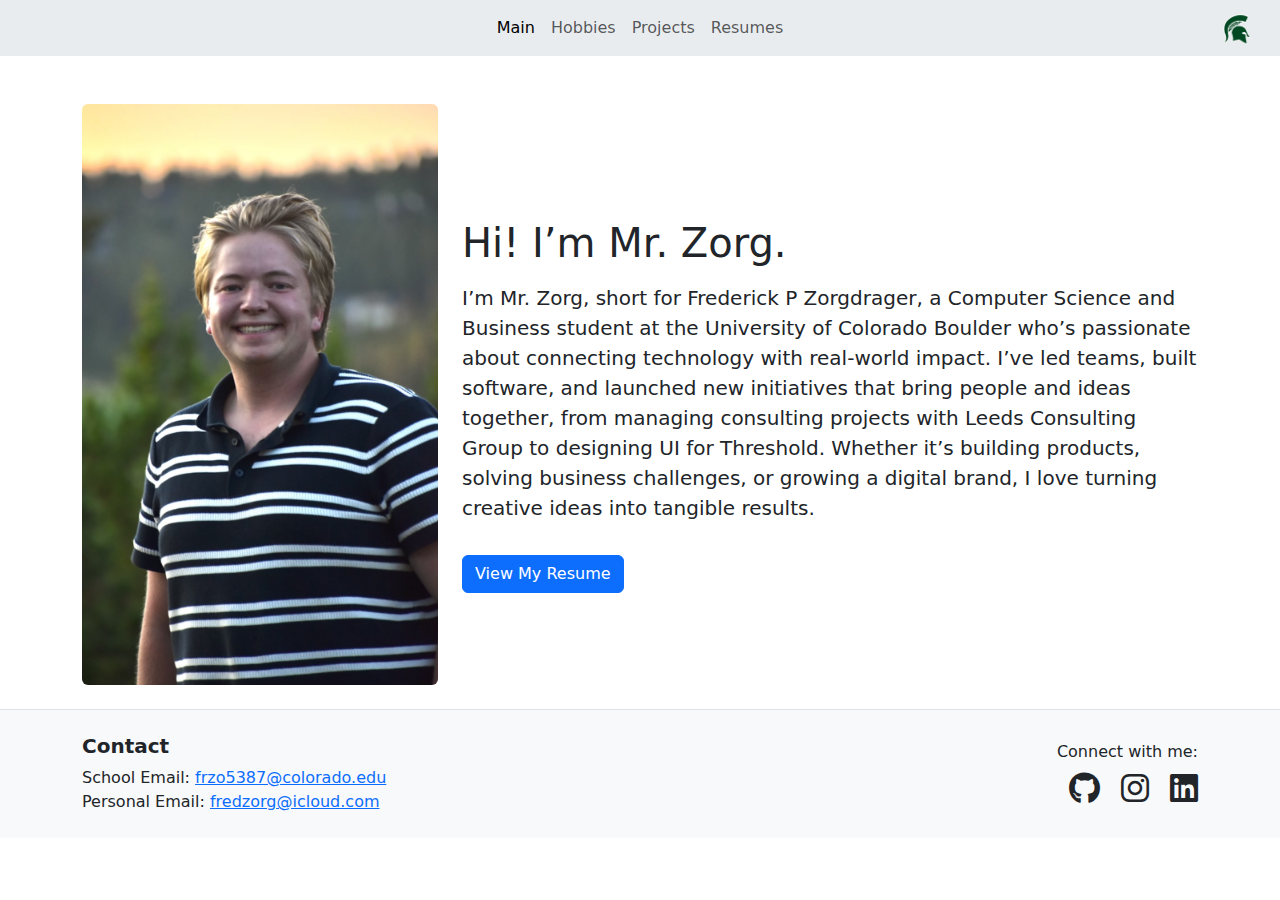
<file: index.html>
<!doctype html>
<html lang="en">
    <head>
        <meta charset="utf-8" />
        <meta name="viewport" content="width=device-width, initial-scale=1" />
        <title>Mr. Zorg</title>

        <link
            href="https://cdn.jsdelivr.net/npm/bootstrap@5.3.3/dist/css/bootstrap.min.css"
            rel="stylesheet"
            integrity="sha384-QWTKZyjpPEjISv5WaRU9OFeRpok6YctnYmDr5pNlyT2bRjXh0JMhjY6hW+ALEwIH"
            crossorigin="anonymous"
        />

        <link rel="stylesheet"
              href="https://cdnjs.cloudflare.com/ajax/libs/font-awesome/6.5.0/css/all.min.css">
    </head>

    <body>
        <nav class="navbar navbar-expand-lg bg-body-secondary">
            <div class="container-fluid">
                <button
                    class="navbar-toggler"
                    type="button"
                    data-bs-toggle="collapse"
                    data-bs-target="#navbarNav"
                    aria-controls="navbarNav"
                    aria-expanded="false"
                    aria-label="Toggle navigation"
                >
                    <span class="navbar-toggler-icon"></span>
                </button>
                <div
                    class="collapse navbar-collapse position-relative"
                    id="navbarNav"
                >
                    <div class="w-100 d-flex justify-content-center">
                    <ul class="navbar-nav">
                        <li class="nav-item">
                            <a
                                class="nav-link active"
                                aria-current="page"
                                href="index.html"
                                >Main</a
                            >
                        </li>
                        <li class="nav-item">
                            <a
                                class="nav-link"
                                aria-current="page"
                                href="views/hobbies.html"
                                >Hobbies</a>
                        </li>
                        <li>
                            <a
                                class="nav-link"
                                aria-current="page"
                                href="views/projects.html"
                                >Projects</a>
                        </li>
                        <li>
                            <a
                                class="nav-link"
                                aria-current="page"
                                href="views/resume.html"
                                >Resumes</a>
                        </li>
                    </ul>
                    <a class="navbar-brand ms-auto position-absolute end-0 top-50 translate-middle-y"href="index.html">
                        <img
                            src="resources/Images/SpartainsLogo.png"
                            alt="Logo"
                            width="30"
                            height="30"
                        />
                    </a>
                </div>
            </div>
        </nav>

        <div class="container mt-5">
            <div class="row align-items-center">
                <div class="col-md-4 mb-4 text-center">
                    <img src="resources/Images/FredMP.png" class="img-fluid rounded" alt="A photo of The Majestic Fred!">
                </div>
                    <div class="col-md-8 text-left">
                        <h1 class="mb-3">Hi! I’m Mr. Zorg.</h1>
                        <p class="lead">
                            I’m Mr. Zorg, short for Frederick P Zorgdrager, a Computer Science and Business student at the University of Colorado
                            Boulder who’s passionate about connecting technology with real-world impact. I’ve led teams,
                            built software, and launched new initiatives that bring people and ideas together, from
                            managing consulting projects with Leeds Consulting Group to designing UI for Threshold.
                            Whether it’s building products, solving business challenges, or growing a digital brand,
                            I love turning creative ideas into tangible results.
                        </p>
                        <a href="projects.html" class="btn btn-primary mt-3">View My Resume</a>
                </div>
            </div>
        </div>

        <footer class="bg-body-tertiary border-top py-4">
            <div class="container">
                <div class="row text-center text-md-start align-items-center">
                    <div class="col-md-6 mb-3 mb-md-0">
                        <h5 class="fw-bold mb-2">Contact</h5>
                        <p class="mb-0">School Email: <a href="mailto:frzo5387@colorado.edu">frzo5387@colorado.edu</a></p>
                        <p class="mb-0">Personal Email: <a href="mailto:fredzorg@icloud.com">fredzorg@icloud.com</a></p>
                    </div>

                    <div class="col-md-6 text-md-end">
                    <p class="mb-2">Connect with me:</p>
                    <a href="https://github.com/FredZorg" class="me-3 text-dark text-decoration-none">
                        <i class="fa-brands fa-github fa-2x"></i>
                    </a>
                    <a href="https://www.instagram.com/freggster/" class="me-3 text-dark text-decoration-none">
                        <i class="fa-brands fa-instagram fa-2x"></i>
                    </a>
                    <a href="https://www.linkedin.com/in/fred-zorgdrager/" class="text-dark text-decoration-none">
                        <i class="fa-brands fa-linkedin fa-2x"></i>
                    </a>
                    </div>
                </div>
            </div>
        </footer>

        <script
              src="https://cdn.jsdelivr.net/npm/bootstrap@5.3.3/dist/js/bootstrap.bundle.min.js"
              integrity="sha384-YvpcrYf0tY3lHB60NNkmXc5s9fDVZLESaAA55NDzOxhy9GkcIdslK1eN7N6jIeHz"
              crossorigin="anonymous"
        ></script>
    </body>
</html>
</file>
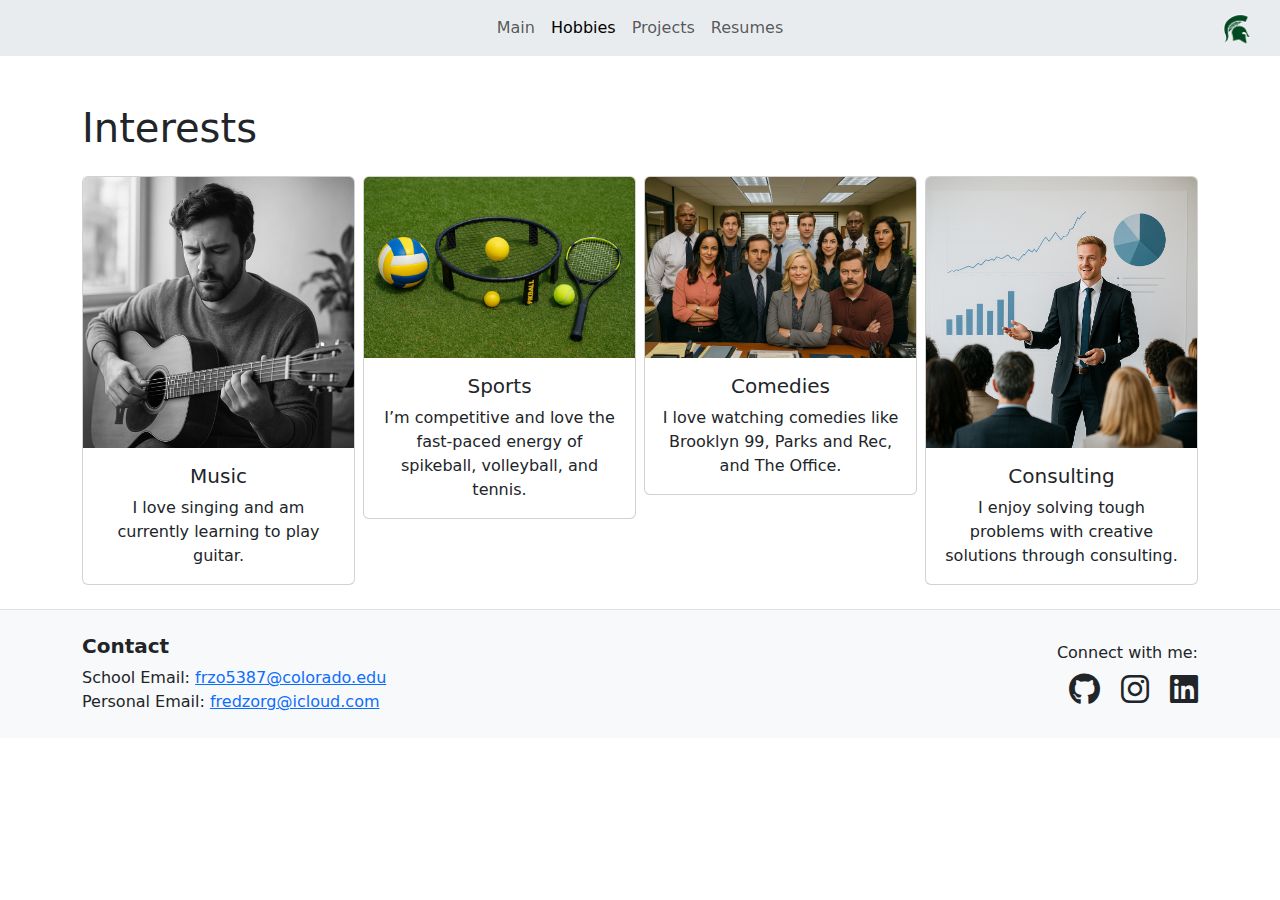
<file: views/hobbies.html>
<!doctype html>
<html lang="en">
  <head>
    <meta charset="utf-8" />
    <meta name="viewport" content="width=device-width, initial-scale=1" />
    <title>Hobbies</title>
    <link
      href="https://cdn.jsdelivr.net/npm/bootstrap@5.3.3/dist/css/bootstrap.min.css"
      rel="stylesheet"
      crossorigin="anonymous"
    />

    <link rel="stylesheet"
          href="https://cdnjs.cloudflare.com/ajax/libs/font-awesome/6.5.0/css/all.min.css">

  </head>
  <body>
      <body>
          <nav class="navbar navbar-expand-lg bg-body-secondary">
              <div class="container-fluid">
                  <button
                      class="navbar-toggler"
                      type="button"
                      data-bs-toggle="collapse"
                      data-bs-target="#navbarNav"
                      aria-controls="navbarNav"
                      aria-expanded="false"
                      aria-label="Toggle navigation"
                  >
                      <span class="navbar-toggler-icon"></span>
                  </button>
                  <div
                      class="collapse navbar-collapse position-relative"
                      id="navbarNav"
                  >
                      <div class="w-100 d-flex justify-content-center">
                      <ul class="navbar-nav">
                          <li class="nav-item">
                              <a
                                  class="nav-link"
                                  aria-current="page"
                                  href="../index.html"
                                  >Main</a
                              >
                          </li>
                          <li class="nav-item">
                              <a
                                  class="nav-link active"
                                  aria-current="page"
                                  href="hobbies.html"
                                  >Hobbies</a>
                          </li>
                          <li>
                              <a
                                  class="nav-link"
                                  aria-current="page"
                                  href="projects.html"
                                  >Projects</a>
                          </li>
                          <li>
                              <a
                                  class="nav-link"
                                  aria-current="page"
                                  href="resume.html"
                                  >Resumes</a>
                          </li>
                      </ul>
                      <a class="navbar-brand ms-auto position-absolute end-0 top-50 translate-middle-y"href="../index.html">
                          <img
                              src="../resources/Images/SpartainsLogo.png"
                              alt="Logo"
                              width="30"
                              height="30"=
                          />
                      </a>
                  </div>
              </div>
          </nav>

    <div class="container mt-5">
      <h1>Interests</h1>
    </div>

    <div class="container my-4">
        <div class="row row-cols-1 row-cols-md-4 g-2 text-center">
            <div class="col">
                <div class="card">
                    <img src="../resources/Images/music.png" class="card-img-top" alt="A man Playing Guitar">
                    <div class="card-body">
                    <h5 class="card-title">Music</h5>
                    <p class="card-text">I love singing and am currently learning to play guitar.</p>
                    </div>
                </div>
            </div>
            <div class="col">
                <div class="card">
                    <img src="../resources/Images/sports.png" class="card-img-top" alt="An image of tennis, spikeball, and volleyball.">
                    <div class="card-body">
                    <h5 class="card-title">Sports</h5>
                    <p class="card-text">I’m competitive and love the fast-paced energy of spikeball, volleyball, and tennis.</p>
                    </div>
                </div>
            </div>
            <div class="col">
                <div class="card">
                    <img src="../resources/Images/comedies.png" class="card-img-top" alt="An image that combines The Office, Brooklyn 99, and Parks and Rec.">
                    <div class="card-body">
                    <h5 class="card-title">Comedies</h5>
                    <p class="card-text">I love watching comedies like Brooklyn 99, Parks and Rec, and The Office.</p>
                    </div>
                </div>
            </div>
            <div class=".col">
                <div class="card">
                    <img src="../resources/Images/consulting.png" class="card-img-top" alt="An image of a person consulting.">
                    <div class="card-body">
                    <h5 class="card-title">Consulting</h5>
                    <p class="card-text">I enjoy solving tough problems with creative solutions through consulting.</p>
                    </div>
                </div>
            </div>
        </div>
    </div>


    <footer class="bg-body-tertiary border-top py-4">
        <div class="container">
            <div class="row text-center text-md-start align-items-center">
                <div class="col-md-6 mb-3 mb-md-0">
                    <h5 class="fw-bold mb-2">Contact</h5>
                    <p class="mb-0">School Email: <a href="mailto:frzo5387@colorado.edu">frzo5387@colorado.edu</a></p>
                    <p class="mb-0">Personal Email: <a href="mailto:fredzorg@icloud.com">fredzorg@icloud.com</a></p>
                </div>

                <div class="col-md-6 text-md-end">
                <p class="mb-2">Connect with me:</p>
                <a href="https://github.com/FredZorg" class="me-3 text-dark text-decoration-none">
                    <i class="fa-brands fa-github fa-2x"></i>
                </a>
                <a href="https://www.instagram.com/freggster/" class="me-3 text-dark text-decoration-none">
                    <i class="fa-brands fa-instagram fa-2x"></i>
                </a>
                <a href="https://www.linkedin.com/in/fred-zorgdrager/" class="text-dark text-decoration-none">
                    <i class="fa-brands fa-linkedin fa-2x"></i>
                </a>
                </div>
            </div>
        </div>
    </footer>

    <script
      src="https://cdn.jsdelivr.net/npm/bootstrap@5.3.3/dist/js/bootstrap.bundle.min.js"
      crossorigin="anonymous"
    ></script>
  </body>
</html>
</file>
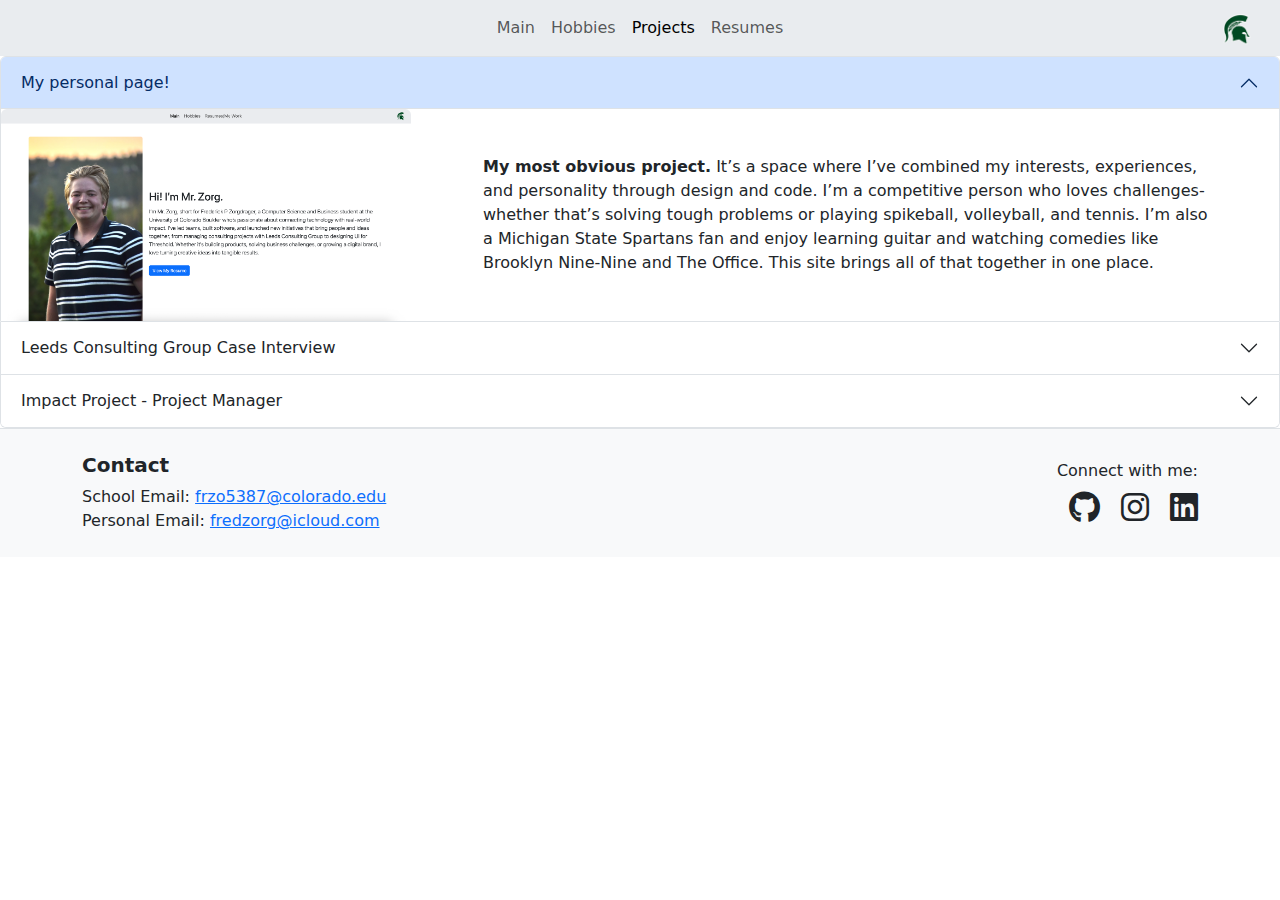
<file: views/projects.html>
<!doctype html>
<html lang="en">
  <head>
    <meta charset="utf-8" />
    <meta name="viewport" content="width=device-width, initial-scale=1" />
    <title>Resumes/My Work</title>
    <link
      href="https://cdn.jsdelivr.net/npm/bootstrap@5.3.3/dist/css/bootstrap.min.css"
      rel="stylesheet"
      crossorigin="anonymous"
    />
    <link rel="stylesheet"
          href="https://cdnjs.cloudflare.com/ajax/libs/font-awesome/6.5.0/css/all.min.css">
  </head>
  <body>
    <nav class="navbar navbar-expand-lg bg-body-secondary">
        <div class="container-fluid">
            <button
                class="navbar-toggler"
                type="button"
                data-bs-toggle="collapse"
                data-bs-target="#navbarNav"
                aria-controls="navbarNav"
                aria-expanded="false"
                aria-label="Toggle navigation"
            >
                <span class="navbar-toggler-icon"></span>
            </button>
            <div
                class="collapse navbar-collapse position-relative"
                id="navbarNav"
            >
                <div class="w-100 d-flex justify-content-center">
                <ul class="navbar-nav">
                    <li class="nav-item">
                        <a
                            class="nav-link"
                            aria-current="page"
                            href="../index.html"
                            >Main</a
                        >
                    </li>
                    <li class="nav-item">
                        <a
                            class="nav-link"
                            aria-current="page"
                            href="hobbies.html"
                            >Hobbies</a>
                    </li>
                    <li class="nav-item"d>
                        <a
                            class="nav-link active"
                            aria-current="page"
                            href="projects.html"
                            >Projects</a>
                    </li>
                    <li class="nav-item">
                        <a
                            class="nav-link"
                            aria-current="page"
                            href="resume.html"
                            >Resumes</a>
                    </li>
                </ul>
                <a class="navbar-brand ms-auto position-absolute end-0 top-50 translate-middle-y"href="../index.html">
                    <img
                        src="../resources/Images/SpartainsLogo.png"
                        alt="Logo"
                        width="30"
                        height="30"
                    />
                </a>
            </div>
        </div>
    </nav>

    <div class="accordion" id="projectsAcordian">
      <div class="accordion-item">
        <h2 class="accordion-header">
          <button class="accordion-button" type="button" data-bs-toggle="collapse" data-bs-target="#collapseOne" aria-expanded="false" aria-controls="collapseOne">
              My personal page!
          </button>
        </h2>
        <div id="collapseOne" class="accordion-collapse collapse show" data-bs-parent="#accordionExample">
            <div class="row align-items-center">
                <div class="col-md-4 text-center">
                    <img src="../resources/Images//personalpage.png" class="img-fluid rounded" alt="An image of my personal home page.">
                </div>
                <div class="col-md-7 text-left ms-5">
                    <strong>My most obvious project.</strong> It’s a space where I’ve combined my interests, experiences, and personality through design and code. I’m a competitive person who loves challenges-whether that’s solving tough problems or playing spikeball, volleyball, and tennis. I’m also a Michigan State Spartans fan and enjoy learning guitar and watching comedies like Brooklyn Nine-Nine and The Office. This site brings all of that together in one place.
                </div>
            </div>
        </div>
      </div>
      <div class="accordion-item">
        <h2 class="accordion-header">
          <button class="accordion-button collapsed" type="button" data-bs-toggle="collapse" data-bs-target="#collapseTwo" aria-expanded="false" aria-controls="collapseTwo">
              Leeds Consulting Group Case Interview
          </button>
        </h2>
        <div id="collapseTwo" class="accordion-collapse collapse" data-bs-parent="#accordionExample">
            <div class="row align-items-center">
                <div class="col-md-4 text-center">
                    <img src="../resources/Images/case.png" class="img-fluid rounded" alt="An image of my personal home page.">
                </div>
                <div class="col-md-7 text-left ms-5">
                    <strong>I authored LCG's Fall 2025 case interview.</strong> I designed both the quantitative and qualitative components to challenge candidates to ask thoughtful questions, think critically, and demonstrate coachability throughout the interview process. The case intentionally included ambiguous data and strategic tradeoffs to test not only analytical reasoning but also how teachable and adaptable candidates were when faced with unfamiliar business scenarios.
                </div>
            </div>
        </div>
      </div>
      <div class="accordion-item">
        <h2 class="accordion-header">
          <button class="accordion-button collapsed" type="button" data-bs-toggle="collapse" data-bs-target="#collapseThree" aria-expanded="false" aria-controls="collapseThree">
              Impact Project - Project Manager
          </button>
        </h2>
        <div id="collapseThree" class="accordion-collapse collapse" data-bs-parent="#accordionExample">
            <div class="row align-items-center">
                <div class="col-md-4 text-center">
                    <img src="../resources/Images/impact.png" class="img-fluid rounded" alt="An image of my personal home page.">
                </div>
                <div class="col-md-7 text-left ms-5">
                    <strong>Through the impact project I led a team of 4 people to develope inovative solutions for Hyland Hills.</strong> My team worked in partnership with Hyland Hills Parks and Recreation District, a nonprofit organization, to identify energy-saving and clean energy solutions. We conducted a cost-gain analysis on multiple sustainability initiatives, including solar panel installation, xeriscaping, and electric lawn equipment, ultimately projecting $6.4 million in savings over 10 years. I guided the team through research, financial modeling, and client presentations, ensuring our recommendations were both environmentally responsible and financially strategic.
                </div>
            </div>
        </div>
      </div>
    </div>

    <footer class="bg-body-tertiary border-top py-4">
        <div class="container">
            <div class="row text-center text-md-start align-items-center">
                <div class="col-md-6 mb-3 mb-md-0">
                    <h5 class="fw-bold mb-2">Contact</h5>
                    <p class="mb-0">School Email: <a href="mailto:frzo5387@colorado.edu">frzo5387@colorado.edu</a></p>
                    <p class="mb-0">Personal Email: <a href="mailto:fredzorg@icloud.com">fredzorg@icloud.com</a></p>
                </div>

                <div class="col-md-6 text-md-end">
                <p class="mb-2">Connect with me:</p>
                <a href="https://github.com/FredZorg" class="me-3 text-dark text-decoration-none">
                    <i class="fa-brands fa-github fa-2x"></i>
                </a>
                <a href="https://www.instagram.com/freggster/" class="me-3 text-dark text-decoration-none">
                    <i class="fa-brands fa-instagram fa-2x"></i>
                </a>
                <a href="https://www.linkedin.com/in/fred-zorgdrager/" class="text-dark text-decoration-none">
                    <i class="fa-brands fa-linkedin fa-2x"></i>
                </a>
                </div>
            </div>
        </div>
    </footer>

    <script
      src="https://cdn.jsdelivr.net/npm/bootstrap@5.3.3/dist/js/bootstrap.bundle.min.js"
      crossorigin="anonymous"
    ></script>
  </body>
</html>
</file>
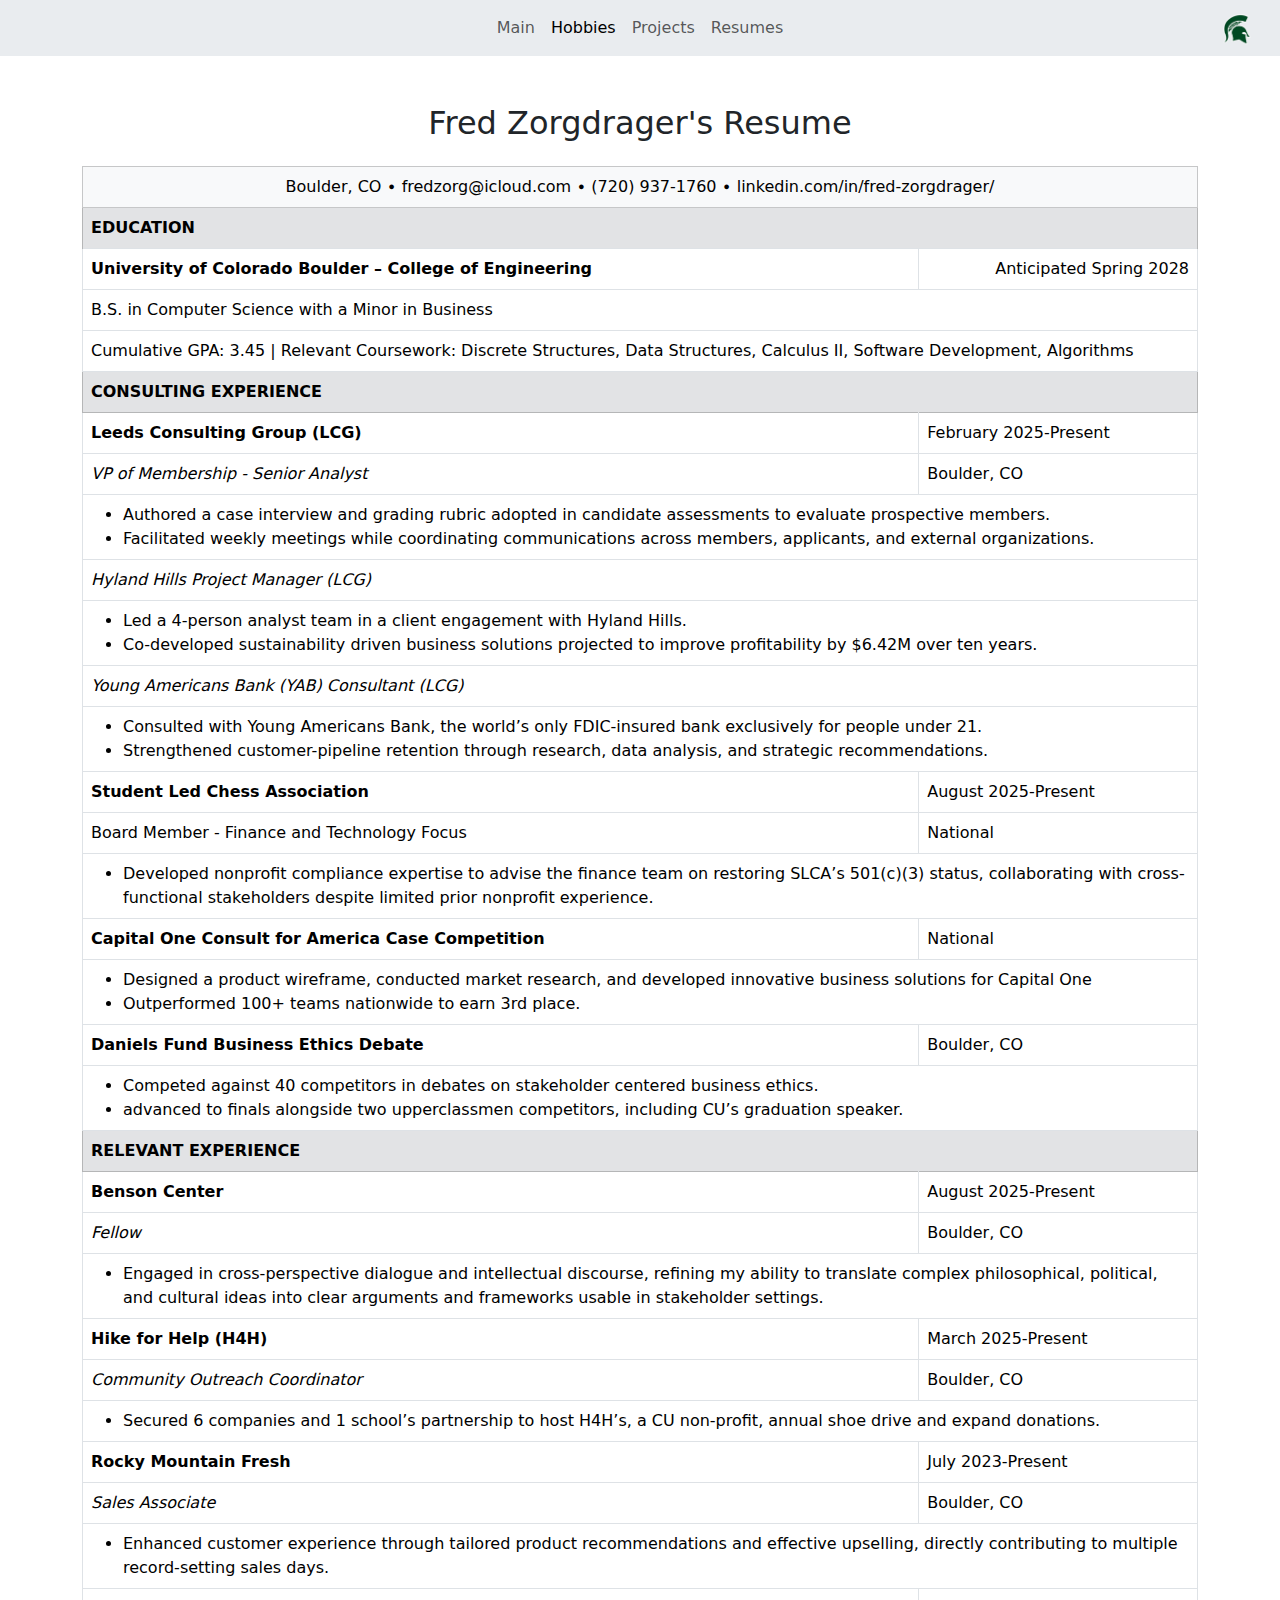
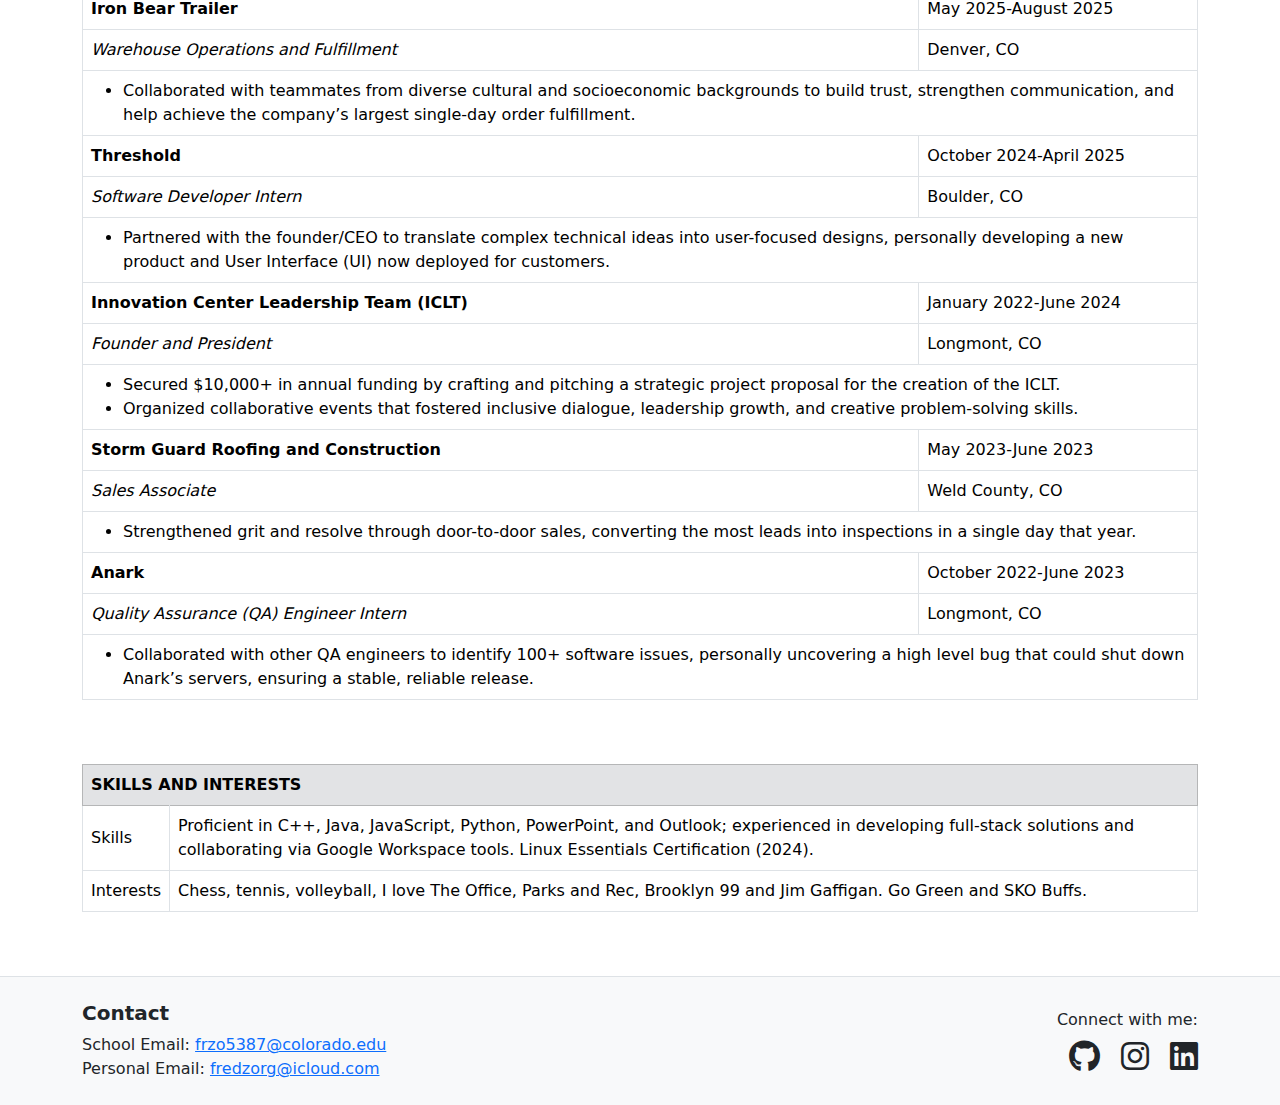
<file: views/resume.html>
<!doctype html>
<html lang="en">
  <head>
    <meta charset="utf-8" />
    <meta name="viewport" content="width=device-width, initial-scale=1" />
    <title>Hobbies</title>
    <link
      href="https://cdn.jsdelivr.net/npm/bootstrap@5.3.3/dist/css/bootstrap.min.css"
      rel="stylesheet"
      crossorigin="anonymous"
    />

    <link rel="stylesheet"
          href="https://cdnjs.cloudflare.com/ajax/libs/font-awesome/6.5.0/css/all.min.css">
    
    <link rel="stylesheet" 
        href="../resources/css/style.css">

  </head>
  <body>
      <body>
          <nav class="navbar navbar-expand-lg bg-body-secondary">
              <div class="container-fluid">
                  <button
                      class="navbar-toggler"
                      type="button"
                      data-bs-toggle="collapse"
                      data-bs-target="#navbarNav"
                      aria-controls="navbarNav"
                      aria-expanded="false"
                      aria-label="Toggle navigation"
                  >
                      <span class="navbar-toggler-icon"></span>
                  </button>
                  <div
                      class="collapse navbar-collapse position-relative"
                      id="navbarNav"
                  >
                      <div class="w-100 d-flex justify-content-center">
                      <ul class="navbar-nav">
                          <li class="nav-item">
                              <a
                                  class="nav-link"
                                  aria-current="page"
                                  href="../index.html"
                                  >Main</a
                              >
                          </li>
                          <li class="nav-item">
                              <a
                                  class="nav-link active"
                                  aria-current="page"
                                  href="hobbies.html"
                                  >Hobbies</a>
                          </li>
                          <li class="nav-item">
                              <a
                                  class="nav-link"
                                  aria-current="page"
                                  href="projects.html"
                                  >Projects</a>
                          </li>
                          <li class="nav-item">
                              <a
                                  class="nav-link"
                                  aria-current="page"
                                  href="resume.html"
                                  >Resumes</a>
                          </li>
                      </ul>
                      <a class="navbar-brand ms-auto position-absolute end-0 top-50 translate-middle-y"href="../index.html">
                          <img
                              src="../resources/Images/SpartainsLogo.png"
                              alt="Logo"
                              width="30"
                              height="30"=
                          />
                      </a>
                  </div>
              </div>
          </nav>

          <div class="container my-5">
            <h2 class="text-center mb-4">Fred Zorgdrager's Resume</h2>

            <div class="table-responsive">
              <table class="table table-bordered align-middle">
                <tbody>
                  <tr class="table-light">
                    <td colspan="2" class="text-center">
                      <div>Boulder, CO ∙ fredzorg@icloud.com ∙ (720) 937-1760 ∙ linkedin.com/in/fred-zorgdrager/</div>
                    </td>
                  </tr>

                  <style>
                    .resume-section { border-bottom: 3px solid #000; font-weight: 800; }
                  </style>
                  <tr>
                    <th colspan="2" class="resume-section table-secondary">EDUCATION</th>
                  </tr>
                  <tr class="align-baseline">
                    <td class="fw-bold" style="width: 75%">University of Colorado Boulder – College of Engineering</td>
                    <td class="text-end">Anticipated Spring 2028</td>
                  </tr>
                  <tr>
                    <td colspan="2">B.S. in Computer Science with a Minor in Business</td>
                  </tr>
                  <tr>
                    <td colspan="2">
                      Cumulative GPA: 3.45 | Relevant Coursework: Discrete Structures, Data Structures, Calculus II, Software Development, Algorithms
                    </td>
                  </tr>

                  <tr class="table-secondary">
                    <th colspan="2">CONSULTING EXPERIENCE</th>
                  </tr>

                  <tr>
                    <td><b>Leeds Consulting Group (LCG)</b></td>
                    <td>February 2025-Present</td>
                  </tr>
                  <tr>
                    <td><em>VP of Membership - Senior Analyst</em></td>
                    <td>Boulder, CO</td>
                  </tr>
                  <tr>
                    <td colspan="2">
                        <ul class="mb-0 ps-8">
                            <li>Authored a case interview and grading rubric adopted in candidate assessments to evaluate prospective members.</li>
                            <li>Facilitated weekly meetings while coordinating communications across members, applicants, and external organizations.</li>
                        </ul>
                    </td>
                  </tr>

                  <tr>
                    <td colspan="2"><em>Hyland Hills Project Manager (LCG)</em></td>
                  </tr>
                  <tr>
                    <td colspan="2">
                        <ul class="mb-0 ps-8">
                            <li>Led a 4-person analyst team in a client engagement with Hyland Hills.</li>
                            <li>Co-developed sustainability driven business solutions projected to improve profitability by $6.42M over ten years.</li>
                        </ul>
                    </td>
                  </tr>

                  <tr>
                    <td colspan="2"><em>Young Americans Bank (YAB) Consultant (LCG)</em></td>
                  </tr>
                  <tr>
                    <td colspan="2">
                        <ul class="mb-0 ps-8">
                            <li>Consulted with Young Americans Bank, the world’s only FDIC-insured bank exclusively for people under 21.</li>
                            <li>Strengthened customer-pipeline retention through research, data analysis, and strategic recommendations.</li>
                        </ul>
                    </td>
                  </tr>

                  <tr>
                  <td><b>Student Led Chess Association</b></td>
                    <td>August 2025-Present</td>
                  </tr>
                  <tr>
                    <td>Board Member - Finance and Technology Focus</td>
                    <td>National</td>
                  </tr>
                  <tr>
                    <td colspan="2">
                        <ul class="mb-0 ps-8">
                           <li>Developed nonprofit compliance expertise to advise the finance team on restoring SLCA’s 501(c)(3) status, collaborating with cross-functional stakeholders despite limited prior nonprofit experience.</li>
                        </ul>
                    </td>
                  </tr>

                  <tr>
                      <td><b>Capital One Consult for America Case Competition</b></td>
                      <td>National</td>
                  </tr>
                  <tr>
                      <td colspan="2">
                          <ul class="mb-0 ps-8">
                            <li>Designed a product wireframe, conducted market research, and developed innovative business solutions for Capital One</li>
                            <li>Outperformed 100+ teams nationwide to earn 3rd place.</li>
                          </ul>
                      </td>
                  </tr>
                  <tr>
                      <td><b>Daniels Fund Business Ethics Debate</b></td>
                      <td>Boulder, CO</td>
                  </tr>
                  <tr>
                    <td colspan="2">
                        <ul class="mb-0 ps-8">
                            <li>Competed against 40 competitors in debates on stakeholder centered business ethics.</li>
                            <li>advanced to finals alongside two upperclassmen competitors, including CU’s graduation speaker.</li>
                        </ul>
                    </td>
                  </tr>
                  
                  <tr class="table-secondary">
                    <th colspan="2">RELEVANT EXPERIENCE</th>
                  </tr>

                  <tr>
                    <td><b>Benson Center</b></td>
                    <td>August 2025-Present</td>
                  </tr>
                  <tr>
                    <td><em>Fellow</em></td>
                    <td>Boulder, CO</td>
                  </tr>
                  <tr>
                    <td colspan="2">
                        <ul class="mb-0 ps-8">
                            <li>Engaged in cross-perspective dialogue and intellectual discourse, refining my ability to translate complex philosophical, political, and cultural ideas into clear arguments and frameworks usable in stakeholder settings.</li>
                        </ul>
                    </td>
                  </tr>

                  <tr>
                    <td><b>Hike for Help (H4H)</b></td>
                    <td>March 2025-Present</td>
                  </tr>
                  <tr>
                    <td><em>Community Outreach Coordinator</em></td>
                    <td>Boulder, CO</td>
                  </tr>
                  <tr>
                    <td colspan="2">
                        <ul class="mb-0 ps-8">
                            <li>Secured 6 companies and 1 school’s partnership to host H4H’s, a CU non-profit, annual shoe drive and expand donations.</li>
                        </ul>
                    </td>
                  </tr>

                  <tr>
                    <td><b>Rocky Mountain Fresh</b></td>
                    <td>July 2023-Present</td>
                  </tr>
                  <tr>
                    <td><em>Sales Associate</em></td>
                    <td>Boulder, CO</td>
                  </tr>
                  <tr>
                    <td colspan="2">
                        <ul class="mb-0 ps-8">
                            <li>Enhanced customer experience through tailored product recommendations and effective upselling, directly contributing to multiple record-setting sales days.</li>
                        </ul>
                    </td>
                  </tr>

                  <tr>
                    <td><b>Iron Bear Trailer</b></td>
                    <td>May 2025-August 2025</td>
                  </tr>
                  <tr>
                    <td><em>Warehouse Operations and Fulfillment</em></td>
                    <td>Denver, CO</td>
                  </tr>
                  <tr>
                    <td colspan="2">
                        <ul class="mb-0 ps-8">
                            <li>Collaborated with teammates from diverse cultural and socioeconomic backgrounds to build trust, strengthen communication, and help achieve the company’s largest single-day order fulfillment.</li>
                        </ul>
                    </td>
                  </tr>

                  <tr>
                    <td><b>Threshold</b></td>
                    <td>October 2024-April 2025</td>
                  </tr>
                  <tr>
                    <td><em>Software Developer Intern</em></td>
                    <td>Boulder, CO</td>
                  </tr>
                  <tr>
                    <td colspan="2">
                        <ul class="mb-0 ps-8">
                            <li>Partnered with the founder/CEO to translate complex technical ideas into user-focused designs, personally developing a new product and User Interface (UI) now deployed for customers.</li>
                        </ul>
                    </td>
                  </tr>

                  <tr>
                    <td><b>Innovation Center Leadership Team (ICLT)</b></td>
                    <td>January 2022-June 2024</td>
                  </tr>
                  <tr>
                    <td><em>Founder and President</em></td>
                    <td>Longmont, CO</td>
                  </tr>
                  <tr>
                    <td colspan="2">
                        <ul class="mb-0 ps-8">
                            <li>Secured $10,000+ in annual funding by crafting and pitching a strategic project proposal for the creation of the ICLT.</li>
                            <li>Organized collaborative events that fostered inclusive dialogue, leadership growth, and creative problem-solving skills.</li>
                        </ul>
                    </td>
                  </tr>

                  <tr>
                    <td><b>Storm Guard Roofing and Construction</b></td>
                    <td>May 2023-June 2023</td>
                  </tr>
                  <tr>
                    <td><em>Sales Associate</em></td>
                    <td>Weld County, CO</td>
                  </tr>
                  <tr>
                    <td colspan="2">
                        <ul class="mb-0 ps-8">
                            <li>Strengthened grit and resolve through door-to-door sales, converting the most leads into inspections in a single day that year.</li>
                        </ul>
                    </td>
                  </tr>

                  <tr>
                    <td><b>Anark</b></td>
                    <td>October 2022-June 2023</td>
                  </tr>
                  <tr>
                    <td><em>Quality Assurance (QA) Engineer Intern</em></td>
                    <td>Longmont, CO</td>
                  </tr>
                  <tr>
                    <td colspan="2">
                        <ul class="mb-0 ps-8">
                            <li>Collaborated with other QA engineers to identify 100+ software issues, personally uncovering a high level bug that could shut down Anark’s servers, ensuring a stable, reliable release.</li>
                        </ul>
                    </td>
                  </tr>
                </tbody>
              </table>
            </div>
          </div>
          
          <div class="container my-5">
            <div class="table-responsive">
                <table class="table table-bordered align-middle skills-table">
                <tbody>
                    <tr class="table-secondary">
                        <th colspan="2">SKILLS AND INTERESTS</th>
                    </tr>
                    <tr>
                        <td>Skills</td>
                        <td>Proficient in C++, Java, JavaScript, Python, PowerPoint, and Outlook; experienced in developing full-stack solutions and collaborating via Google Workspace tools. Linux Essentials Certification (2024).</td>
                    </tr>
                    <tr>
                        <td>Interests</td>
                        <td>Chess, tennis, volleyball, I love The Office, Parks and Rec, Brooklyn 99 and Jim Gaffigan. Go Green and SKO Buffs.</td>
                    </tr> 
                </tbody>
                </table>
            </div>
          </div>


    <footer class="bg-body-tertiary border-top py-4">
        <div class="container">
            <div class="row text-center text-md-start align-items-center">
                <div class="col-md-6 mb-3 mb-md-0">
                    <h5 class="fw-bold mb-2">Contact</h5>
                    <p class="mb-0">School Email: <a href="mailto:frzo5387@colorado.edu">frzo5387@colorado.edu</a></p>
                    <p class="mb-0">Personal Email: <a href="mailto:fredzorg@icloud.com">fredzorg@icloud.com</a></p>
                </div>

                <div class="col-md-6 text-md-end">
                <p class="mb-2">Connect with me:</p>
                <a href="https://github.com/FredZorg" class="me-3 text-dark text-decoration-none">
                    <i class="fa-brands fa-github fa-2x"></i>
                </a>
                <a href="https://www.instagram.com/freggster/" class="me-3 text-dark text-decoration-none">
                    <i class="fa-brands fa-instagram fa-2x"></i>
                </a>
                <a href="https://www.linkedin.com/in/fred-zorgdrager/" class="text-dark text-decoration-none">
                    <i class="fa-brands fa-linkedin fa-2x"></i>
                </a>
                </div>
            </div>
        </div>
    </footer>

    <script
      src="https://cdn.jsdelivr.net/npm/bootstrap@5.3.3/dist/js/bootstrap.bundle.min.js"
      crossorigin="anonymous"
    ></script>
  </body>
</html>
</file>
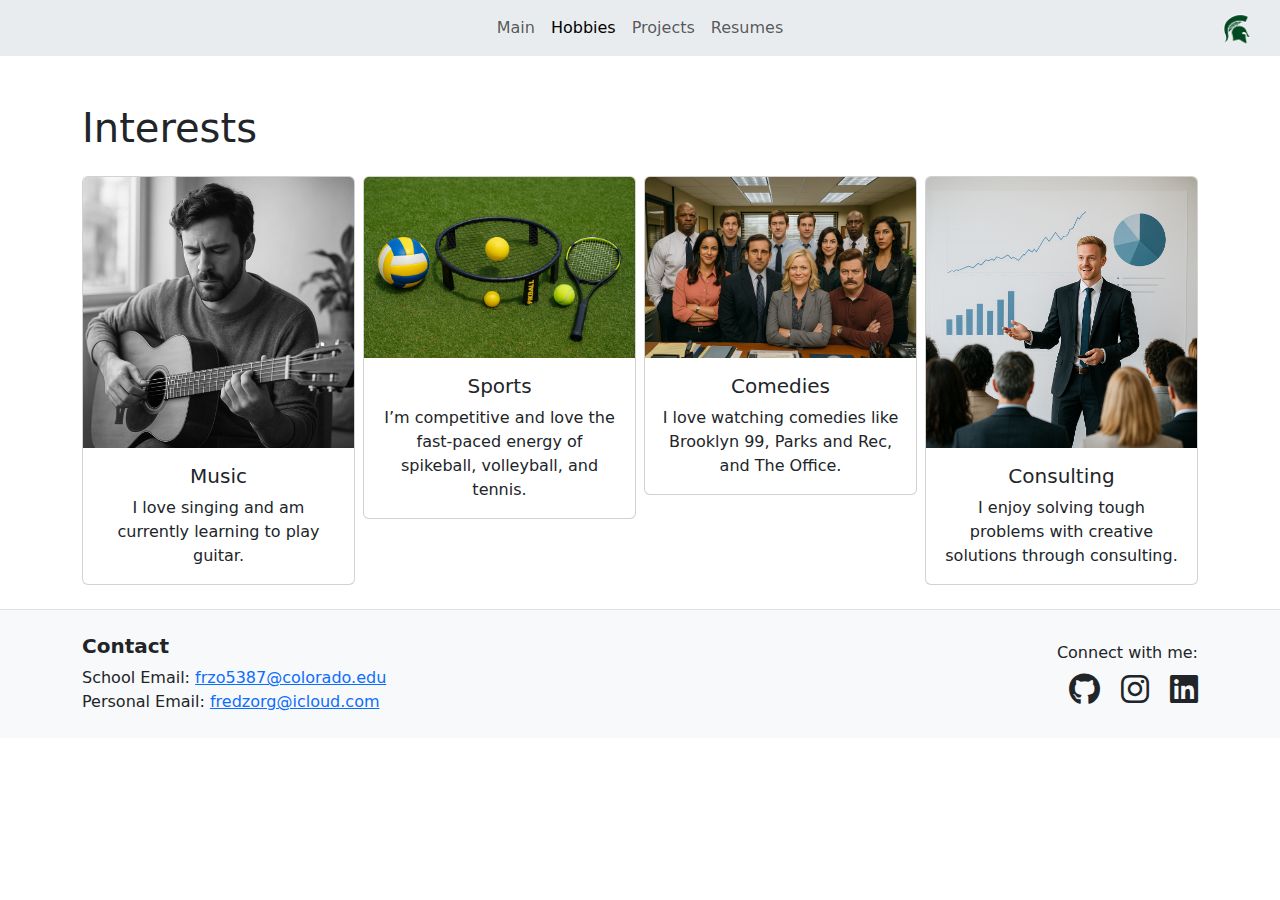
<file: MyPage/views/hobbies.html>
<!doctype html>
<html lang="en">
  <head>
    <meta charset="utf-8" />
    <meta name="viewport" content="width=device-width, initial-scale=1" />
    <title>Hobbies</title>
    <link
      href="https://cdn.jsdelivr.net/npm/bootstrap@5.3.3/dist/css/bootstrap.min.css"
      rel="stylesheet"
      crossorigin="anonymous"
    />

    <link rel="stylesheet"
          href="https://cdnjs.cloudflare.com/ajax/libs/font-awesome/6.5.0/css/all.min.css">

  </head>
  <body>
      <body>
          <nav class="navbar navbar-expand-lg bg-body-secondary">
              <div class="container-fluid">
                  <button
                      class="navbar-toggler"
                      type="button"
                      data-bs-toggle="collapse"
                      data-bs-target="#navbarNav"
                      aria-controls="navbarNav"
                      aria-expanded="false"
                      aria-label="Toggle navigation"
                  >
                      <span class="navbar-toggler-icon"></span>
                  </button>
                  <div
                      class="collapse navbar-collapse position-relative"
                      id="navbarNav"
                  >
                      <div class="w-100 d-flex justify-content-center">
                      <ul class="navbar-nav">
                          <li class="nav-item">
                              <a
                                  class="nav-link"
                                  aria-current="page"
                                  href="home.html"
                                  >Main</a
                              >
                          </li>
                          <li class="nav-item">
                              <a
                                  class="nav-link active"
                                  aria-current="page"
                                  href="hobbies.html"
                                  >Hobbies</a>
                          </li>
                          <li>
                              <a
                                  class="nav-link"
                                  aria-current="page"
                                  href="projects.html"
                                  >Projects</a>
                          </li>
                          <li>
                              <a
                                  class="nav-link"
                                  aria-current="page"
                                  href="resume.html"
                                  >Resumes</a>
                          </li>
                      </ul>
                      <a class="navbar-brand ms-auto position-absolute end-0 top-50 translate-middle-y"href="home.html">
                          <img
                              src="../resources/Images/SpartainsLogo.png"
                              alt="Logo"
                              width="30"
                              height="30"=
                          />
                      </a>
                  </div>
              </div>
          </nav>

    <div class="container mt-5">
      <h1>Interests</h1>
    </div>

    <div class="container my-4">
        <div class="row row-cols-1 row-cols-md-4 g-2 text-center">
            <div class="col">
                <div class="card">
                    <img src="../resources/Images/music.png" class="card-img-top" alt="A man Playing Guitar">
                    <div class="card-body">
                    <h5 class="card-title">Music</h5>
                    <p class="card-text">I love singing and am currently learning to play guitar.</p>
                    </div>
                </div>
            </div>
            <div class="col">
                <div class="card">
                    <img src="../resources/Images/sports.png" class="card-img-top" alt="An image of tennis, spikeball, and volleyball.">
                    <div class="card-body">
                    <h5 class="card-title">Sports</h5>
                    <p class="card-text">I’m competitive and love the fast-paced energy of spikeball, volleyball, and tennis.</p>
                    </div>
                </div>
            </div>
            <div class="col">
                <div class="card">
                    <img src="../resources/Images/comedies.png" class="card-img-top" alt="An image that combines The Office, Brooklyn 99, and Parks and Rec.">
                    <div class="card-body">
                    <h5 class="card-title">Comedies</h5>
                    <p class="card-text">I love watching comedies like Brooklyn 99, Parks and Rec, and The Office.</p>
                    </div>
                </div>
            </div>
            <div class=".col">
                <div class="card">
                    <img src="../resources/Images/consulting.png" class="card-img-top" alt="An image of a person consulting.">
                    <div class="card-body">
                    <h5 class="card-title">Consulting</h5>
                    <p class="card-text">I enjoy solving tough problems with creative solutions through consulting.</p>
                    </div>
                </div>
            </div>
        </div>
    </div>


    <footer class="bg-body-tertiary border-top py-4">
        <div class="container">
            <div class="row text-center text-md-start align-items-center">
                <div class="col-md-6 mb-3 mb-md-0">
                    <h5 class="fw-bold mb-2">Contact</h5>
                    <p class="mb-0">School Email: <a href="mailto:frzo5387@colorado.edu">frzo5387@colorado.edu</a></p>
                    <p class="mb-0">Personal Email: <a href="mailto:fredzorg@icloud.com">fredzorg@icloud.com</a></p>
                </div>

                <div class="col-md-6 text-md-end">
                <p class="mb-2">Connect with me:</p>
                <a href="https://github.com/FredZorg" class="me-3 text-dark text-decoration-none">
                    <i class="fa-brands fa-github fa-2x"></i>
                </a>
                <a href="https://www.instagram.com/freggster/" class="me-3 text-dark text-decoration-none">
                    <i class="fa-brands fa-instagram fa-2x"></i>
                </a>
                <a href="https://www.linkedin.com/in/fred-zorgdrager/" class="text-dark text-decoration-none">
                    <i class="fa-brands fa-linkedin fa-2x"></i>
                </a>
                </div>
            </div>
        </div>
    </footer>

    <script
      src="https://cdn.jsdelivr.net/npm/bootstrap@5.3.3/dist/js/bootstrap.bundle.min.js"
      crossorigin="anonymous"
    ></script>
  </body>
</html>
</file>
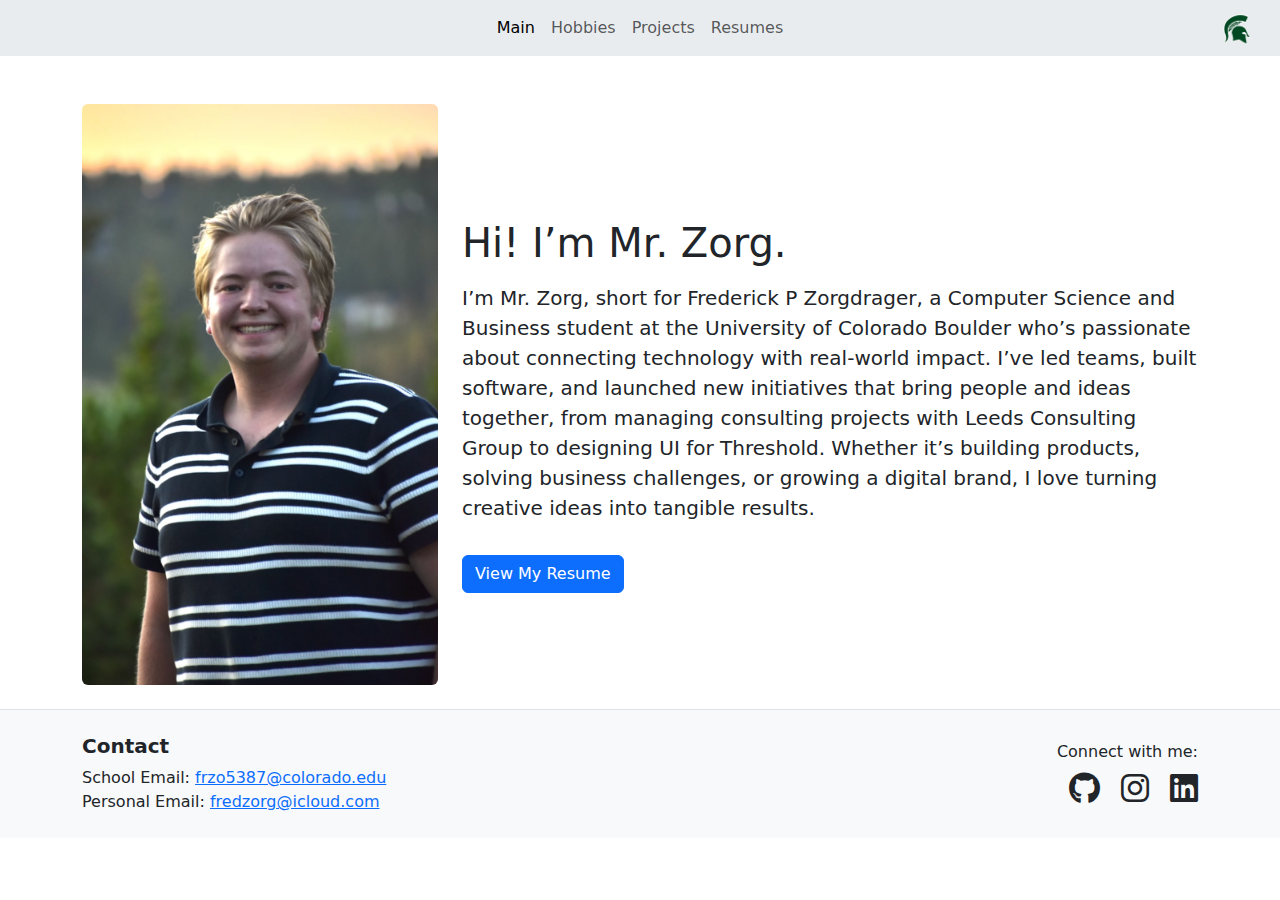
<file: MyPage/views/home.html>
<!doctype html>
<html lang="en">
    <head>
        <meta charset="utf-8" />
        <meta name="viewport" content="width=device-width, initial-scale=1" />
        <title>Mr. Zorg</title>

        <link
            href="https://cdn.jsdelivr.net/npm/bootstrap@5.3.3/dist/css/bootstrap.min.css"
            rel="stylesheet"
            integrity="sha384-QWTKZyjpPEjISv5WaRU9OFeRpok6YctnYmDr5pNlyT2bRjXh0JMhjY6hW+ALEwIH"
            crossorigin="anonymous"
        />

        <link rel="stylesheet"
              href="https://cdnjs.cloudflare.com/ajax/libs/font-awesome/6.5.0/css/all.min.css">
    </head>

    <body>
        <nav class="navbar navbar-expand-lg bg-body-secondary">
            <div class="container-fluid">
                <button
                    class="navbar-toggler"
                    type="button"
                    data-bs-toggle="collapse"
                    data-bs-target="#navbarNav"
                    aria-controls="navbarNav"
                    aria-expanded="false"
                    aria-label="Toggle navigation"
                >
                    <span class="navbar-toggler-icon"></span>
                </button>
                <div
                    class="collapse navbar-collapse position-relative"
                    id="navbarNav"
                >
                    <div class="w-100 d-flex justify-content-center">
                    <ul class="navbar-nav">
                        <li class="nav-item">
                            <a
                                class="nav-link active"
                                aria-current="page"
                                href="home.html"
                                >Main</a
                            >
                        </li>
                        <li class="nav-item">
                            <a
                                class="nav-link"
                                aria-current="page"
                                href="hobbies.html"
                                >Hobbies</a>
                        </li>
                        <li>
                            <a
                                class="nav-link"
                                aria-current="page"
                                href="projects.html"
                                >Projects</a>
                        </li>
                        <li>
                            <a
                                class="nav-link"
                                aria-current="page"
                                href="resume.html"
                                >Resumes</a>
                        </li>
                    </ul>
                    <a class="navbar-brand ms-auto position-absolute end-0 top-50 translate-middle-y"href="home.html">
                        <img
                            src="../resources/Images/SpartainsLogo.png"
                            alt="Logo"
                            width="30"
                            height="30"
                        />
                    </a>
                </div>
            </div>
        </nav>

        <div class="container mt-5">
            <div class="row align-items-center">
                <div class="col-md-4 mb-4 text-center">
                    <img src="../resources/Images/FredMP.png" class="img-fluid rounded" alt="A photo of The Majestic Fred!">
                </div>
                    <div class="col-md-8 text-left">
                        <h1 class="mb-3">Hi! I’m Mr. Zorg.</h1>
                        <p class="lead">
                            I’m Mr. Zorg, short for Frederick P Zorgdrager, a Computer Science and Business student at the University of Colorado
                            Boulder who’s passionate about connecting technology with real-world impact. I’ve led teams,
                            built software, and launched new initiatives that bring people and ideas together, from
                            managing consulting projects with Leeds Consulting Group to designing UI for Threshold.
                            Whether it’s building products, solving business challenges, or growing a digital brand,
                            I love turning creative ideas into tangible results.
                        </p>
                        <a href="projects.html" class="btn btn-primary mt-3">View My Resume</a>
                </div>
            </div>
        </div>

        <footer class="bg-body-tertiary border-top py-4">
            <div class="container">
                <div class="row text-center text-md-start align-items-center">
                    <div class="col-md-6 mb-3 mb-md-0">
                        <h5 class="fw-bold mb-2">Contact</h5>
                        <p class="mb-0">School Email: <a href="mailto:frzo5387@colorado.edu">frzo5387@colorado.edu</a></p>
                        <p class="mb-0">Personal Email: <a href="mailto:fredzorg@icloud.com">fredzorg@icloud.com</a></p>
                    </div>

                    <div class="col-md-6 text-md-end">
                    <p class="mb-2">Connect with me:</p>
                    <a href="https://github.com/FredZorg" class="me-3 text-dark text-decoration-none">
                        <i class="fa-brands fa-github fa-2x"></i>
                    </a>
                    <a href="https://www.instagram.com/freggster/" class="me-3 text-dark text-decoration-none">
                        <i class="fa-brands fa-instagram fa-2x"></i>
                    </a>
                    <a href="https://www.linkedin.com/in/fred-zorgdrager/" class="text-dark text-decoration-none">
                        <i class="fa-brands fa-linkedin fa-2x"></i>
                    </a>
                    </div>
                </div>
            </div>
        </footer>

        <script
              src="https://cdn.jsdelivr.net/npm/bootstrap@5.3.3/dist/js/bootstrap.bundle.min.js"
              integrity="sha384-YvpcrYf0tY3lHB60NNkmXc5s9fDVZLESaAA55NDzOxhy9GkcIdslK1eN7N6jIeHz"
              crossorigin="anonymous"
        ></script>
    </body>
</html>
</file>
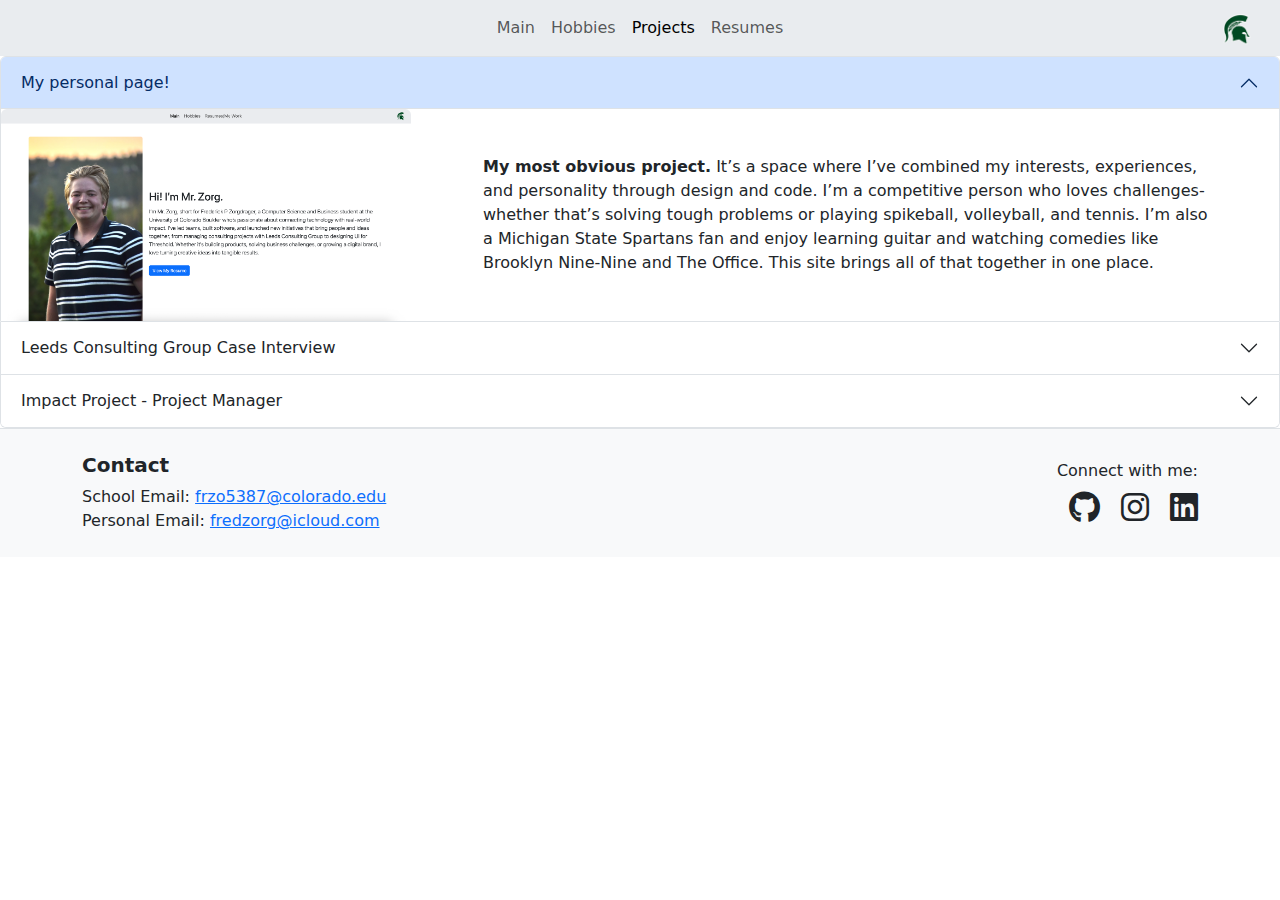
<file: MyPage/views/projects.html>
<!doctype html>
<html lang="en">
  <head>
    <meta charset="utf-8" />
    <meta name="viewport" content="width=device-width, initial-scale=1" />
    <title>Resumes/My Work</title>
    <link
      href="https://cdn.jsdelivr.net/npm/bootstrap@5.3.3/dist/css/bootstrap.min.css"
      rel="stylesheet"
      crossorigin="anonymous"
    />
    <link rel="stylesheet"
          href="https://cdnjs.cloudflare.com/ajax/libs/font-awesome/6.5.0/css/all.min.css">
  </head>
  <body>
    <nav class="navbar navbar-expand-lg bg-body-secondary">
        <div class="container-fluid">
            <button
                class="navbar-toggler"
                type="button"
                data-bs-toggle="collapse"
                data-bs-target="#navbarNav"
                aria-controls="navbarNav"
                aria-expanded="false"
                aria-label="Toggle navigation"
            >
                <span class="navbar-toggler-icon"></span>
            </button>
            <div
                class="collapse navbar-collapse position-relative"
                id="navbarNav"
            >
                <div class="w-100 d-flex justify-content-center">
                <ul class="navbar-nav">
                    <li class="nav-item">
                        <a
                            class="nav-link"
                            aria-current="page"
                            href="home.html"
                            >Main</a
                        >
                    </li>
                    <li class="nav-item">
                        <a
                            class="nav-link"
                            aria-current="page"
                            href="hobbies.html"
                            >Hobbies</a>
                    </li>
                    <li class="nav-item"d>
                        <a
                            class="nav-link active"
                            aria-current="page"
                            href="projects.html"
                            >Projects</a>
                    </li>
                    <li class="nav-item">
                        <a
                            class="nav-link"
                            aria-current="page"
                            href="resume.html"
                            >Resumes</a>
                    </li>
                </ul>
                <a class="navbar-brand ms-auto position-absolute end-0 top-50 translate-middle-y"href="home.html">
                    <img
                        src="../resources/Images/SpartainsLogo.png"
                        alt="Logo"
                        width="30"
                        height="30"
                    />
                </a>
            </div>
        </div>
    </nav>

    <div class="accordion" id="projectsAcordian">
      <div class="accordion-item">
        <h2 class="accordion-header">
          <button class="accordion-button" type="button" data-bs-toggle="collapse" data-bs-target="#collapseOne" aria-expanded="false" aria-controls="collapseOne">
              My personal page!
          </button>
        </h2>
        <div id="collapseOne" class="accordion-collapse collapse show" data-bs-parent="#accordionExample">
            <div class="row align-items-center">
                <div class="col-md-4 text-center">
                    <img src="../resources/Images//personalpage.png" class="img-fluid rounded" alt="An image of my personal home page.">
                </div>
                <div class="col-md-7 text-left ms-5">
                    <strong>My most obvious project.</strong> It’s a space where I’ve combined my interests, experiences, and personality through design and code. I’m a competitive person who loves challenges-whether that’s solving tough problems or playing spikeball, volleyball, and tennis. I’m also a Michigan State Spartans fan and enjoy learning guitar and watching comedies like Brooklyn Nine-Nine and The Office. This site brings all of that together in one place.
                </div>
            </div>
        </div>
      </div>
      <div class="accordion-item">
        <h2 class="accordion-header">
          <button class="accordion-button collapsed" type="button" data-bs-toggle="collapse" data-bs-target="#collapseTwo" aria-expanded="false" aria-controls="collapseTwo">
              Leeds Consulting Group Case Interview
          </button>
        </h2>
        <div id="collapseTwo" class="accordion-collapse collapse" data-bs-parent="#accordionExample">
            <div class="row align-items-center">
                <div class="col-md-4 text-center">
                    <img src="../resources/Images/case.png" class="img-fluid rounded" alt="An image of my personal home page.">
                </div>
                <div class="col-md-7 text-left ms-5">
                    <strong>I authored LCG's Fall 2025 case interview.</strong> I designed both the quantitative and qualitative components to challenge candidates to ask thoughtful questions, think critically, and demonstrate coachability throughout the interview process. The case intentionally included ambiguous data and strategic tradeoffs to test not only analytical reasoning but also how teachable and adaptable candidates were when faced with unfamiliar business scenarios.
                </div>
            </div>
        </div>
      </div>
      <div class="accordion-item">
        <h2 class="accordion-header">
          <button class="accordion-button collapsed" type="button" data-bs-toggle="collapse" data-bs-target="#collapseThree" aria-expanded="false" aria-controls="collapseThree">
              Impact Project - Project Manager
          </button>
        </h2>
        <div id="collapseThree" class="accordion-collapse collapse" data-bs-parent="#accordionExample">
            <div class="row align-items-center">
                <div class="col-md-4 text-center">
                    <img src="../resources/Images/impact.png" class="img-fluid rounded" alt="An image of my personal home page.">
                </div>
                <div class="col-md-7 text-left ms-5">
                    <strong>Through the impact project I led a team of 4 people to develope inovative solutions for Hyland Hills.</strong> My team worked in partnership with Hyland Hills Parks and Recreation District, a nonprofit organization, to identify energy-saving and clean energy solutions. We conducted a cost-gain analysis on multiple sustainability initiatives, including solar panel installation, xeriscaping, and electric lawn equipment, ultimately projecting $6.4 million in savings over 10 years. I guided the team through research, financial modeling, and client presentations, ensuring our recommendations were both environmentally responsible and financially strategic.
                </div>
            </div>
        </div>
      </div>
    </div>

    <footer class="bg-body-tertiary border-top py-4">
        <div class="container">
            <div class="row text-center text-md-start align-items-center">
                <div class="col-md-6 mb-3 mb-md-0">
                    <h5 class="fw-bold mb-2">Contact</h5>
                    <p class="mb-0">School Email: <a href="mailto:frzo5387@colorado.edu">frzo5387@colorado.edu</a></p>
                    <p class="mb-0">Personal Email: <a href="mailto:fredzorg@icloud.com">fredzorg@icloud.com</a></p>
                </div>

                <div class="col-md-6 text-md-end">
                <p class="mb-2">Connect with me:</p>
                <a href="https://github.com/FredZorg" class="me-3 text-dark text-decoration-none">
                    <i class="fa-brands fa-github fa-2x"></i>
                </a>
                <a href="https://www.instagram.com/freggster/" class="me-3 text-dark text-decoration-none">
                    <i class="fa-brands fa-instagram fa-2x"></i>
                </a>
                <a href="https://www.linkedin.com/in/fred-zorgdrager/" class="text-dark text-decoration-none">
                    <i class="fa-brands fa-linkedin fa-2x"></i>
                </a>
                </div>
            </div>
        </div>
    </footer>

    <script
      src="https://cdn.jsdelivr.net/npm/bootstrap@5.3.3/dist/js/bootstrap.bundle.min.js"
      crossorigin="anonymous"
    ></script>
  </body>
</html>
</file>
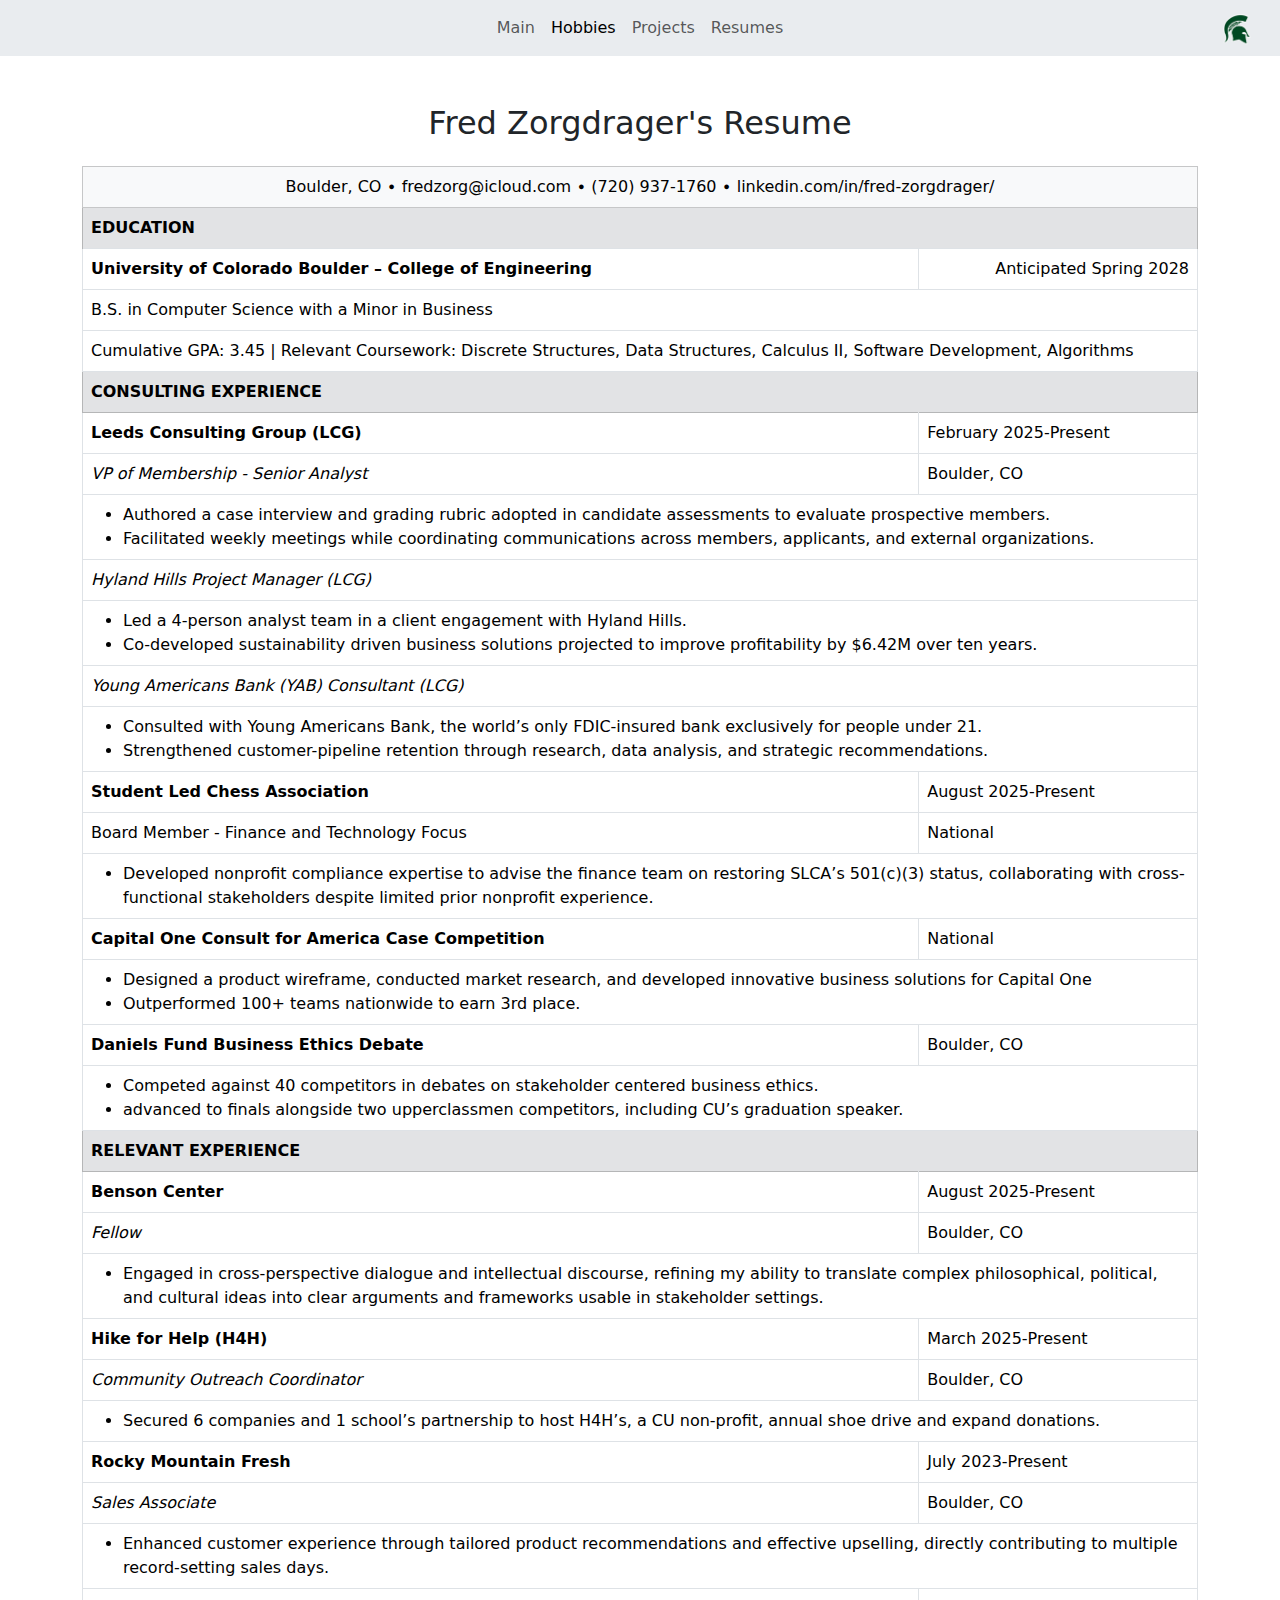
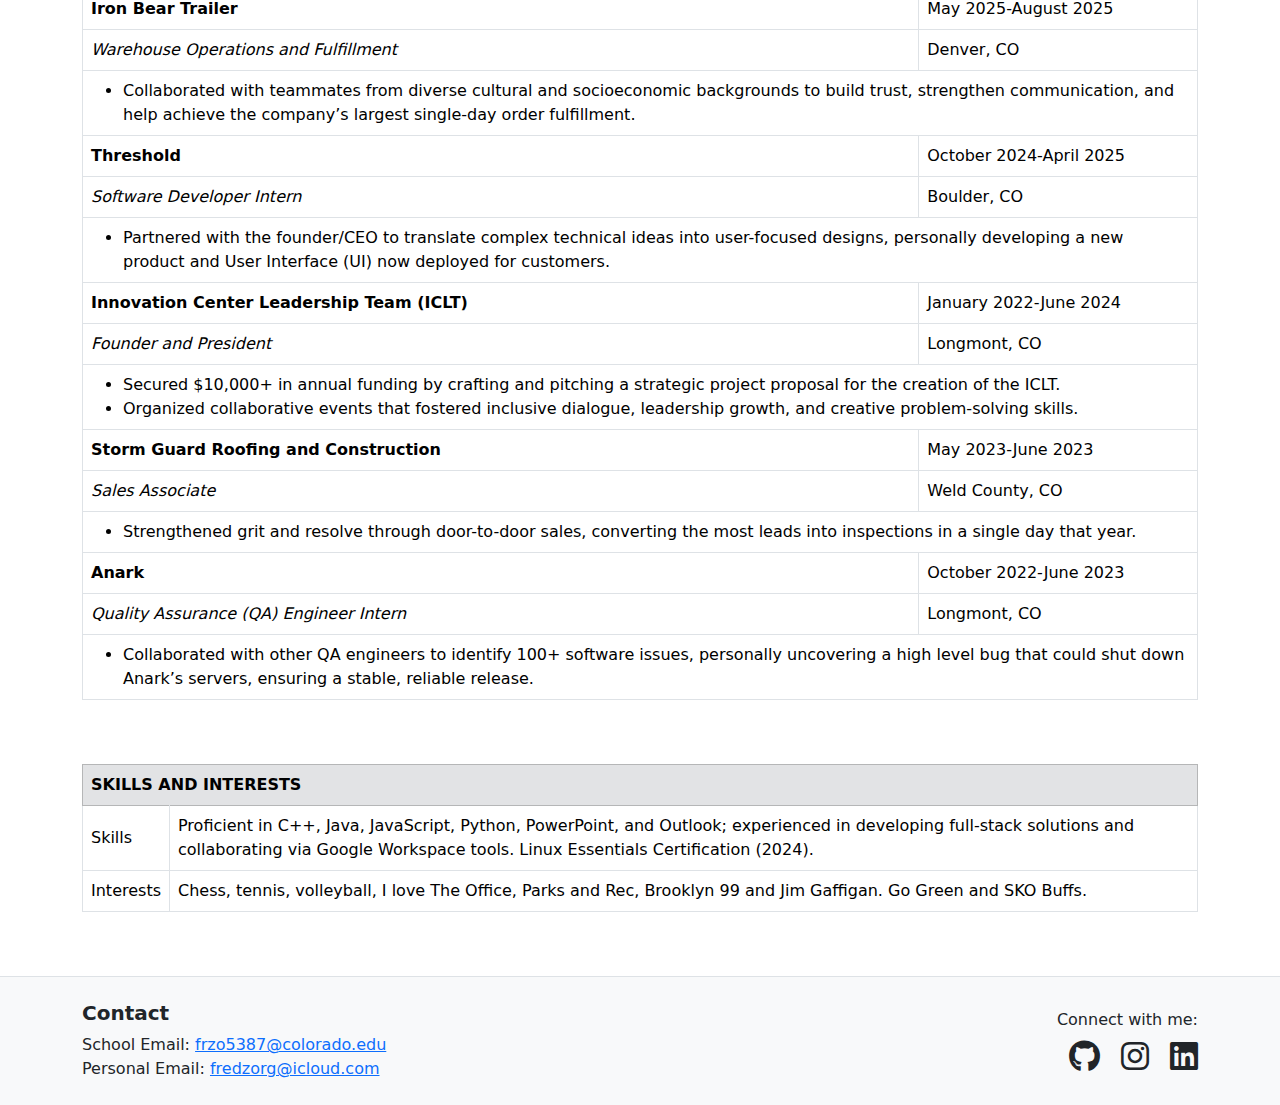
<file: MyPage/views/resume.html>
<!doctype html>
<html lang="en">
  <head>
    <meta charset="utf-8" />
    <meta name="viewport" content="width=device-width, initial-scale=1" />
    <title>Hobbies</title>
    <link
      href="https://cdn.jsdelivr.net/npm/bootstrap@5.3.3/dist/css/bootstrap.min.css"
      rel="stylesheet"
      crossorigin="anonymous"
    />

    <link rel="stylesheet"
          href="https://cdnjs.cloudflare.com/ajax/libs/font-awesome/6.5.0/css/all.min.css">
    
    <link rel="stylesheet" 
        href="../resources/css/style.css">

  </head>
  <body>
      <body>
          <nav class="navbar navbar-expand-lg bg-body-secondary">
              <div class="container-fluid">
                  <button
                      class="navbar-toggler"
                      type="button"
                      data-bs-toggle="collapse"
                      data-bs-target="#navbarNav"
                      aria-controls="navbarNav"
                      aria-expanded="false"
                      aria-label="Toggle navigation"
                  >
                      <span class="navbar-toggler-icon"></span>
                  </button>
                  <div
                      class="collapse navbar-collapse position-relative"
                      id="navbarNav"
                  >
                      <div class="w-100 d-flex justify-content-center">
                      <ul class="navbar-nav">
                          <li class="nav-item">
                              <a
                                  class="nav-link"
                                  aria-current="page"
                                  href="home.html"
                                  >Main</a
                              >
                          </li>
                          <li class="nav-item">
                              <a
                                  class="nav-link active"
                                  aria-current="page"
                                  href="hobbies.html"
                                  >Hobbies</a>
                          </li>
                          <li class="nav-item">
                              <a
                                  class="nav-link"
                                  aria-current="page"
                                  href="projects.html"
                                  >Projects</a>
                          </li>
                          <li class="nav-item">
                              <a
                                  class="nav-link"
                                  aria-current="page"
                                  href="resume.html"
                                  >Resumes</a>
                          </li>
                      </ul>
                      <a class="navbar-brand ms-auto position-absolute end-0 top-50 translate-middle-y"href="home.html">
                          <img
                              src="../resources/Images/SpartainsLogo.png"
                              alt="Logo"
                              width="30"
                              height="30"=
                          />
                      </a>
                  </div>
              </div>
          </nav>

          <div class="container my-5">
            <h2 class="text-center mb-4">Fred Zorgdrager's Resume</h2>

            <div class="table-responsive">
              <table class="table table-bordered align-middle">
                <tbody>
                  <tr class="table-light">
                    <td colspan="2" class="text-center">
                      <div>Boulder, CO ∙ fredzorg@icloud.com ∙ (720) 937-1760 ∙ linkedin.com/in/fred-zorgdrager/</div>
                    </td>
                  </tr>

                  <style>
                    .resume-section { border-bottom: 3px solid #000; font-weight: 800; }
                  </style>
                  <tr>
                    <th colspan="2" class="resume-section table-secondary">EDUCATION</th>
                  </tr>
                  <tr class="align-baseline">
                    <td class="fw-bold" style="width: 75%">University of Colorado Boulder – College of Engineering</td>
                    <td class="text-end">Anticipated Spring 2028</td>
                  </tr>
                  <tr>
                    <td colspan="2">B.S. in Computer Science with a Minor in Business</td>
                  </tr>
                  <tr>
                    <td colspan="2">
                      Cumulative GPA: 3.45 | Relevant Coursework: Discrete Structures, Data Structures, Calculus II, Software Development, Algorithms
                    </td>
                  </tr>

                  <tr class="table-secondary">
                    <th colspan="2">CONSULTING EXPERIENCE</th>
                  </tr>

                  <tr>
                    <td><b>Leeds Consulting Group (LCG)</b></td>
                    <td>February 2025-Present</td>
                  </tr>
                  <tr>
                    <td><em>VP of Membership - Senior Analyst</em></td>
                    <td>Boulder, CO</td>
                  </tr>
                  <tr>
                    <td colspan="2">
                        <ul class="mb-0 ps-8">
                            <li>Authored a case interview and grading rubric adopted in candidate assessments to evaluate prospective members.</li>
                            <li>Facilitated weekly meetings while coordinating communications across members, applicants, and external organizations.</li>
                        </ul>
                    </td>
                  </tr>

                  <tr>
                    <td colspan="2"><em>Hyland Hills Project Manager (LCG)</em></td>
                  </tr>
                  <tr>
                    <td colspan="2">
                        <ul class="mb-0 ps-8">
                            <li>Led a 4-person analyst team in a client engagement with Hyland Hills.</li>
                            <li>Co-developed sustainability driven business solutions projected to improve profitability by $6.42M over ten years.</li>
                        </ul>
                    </td>
                  </tr>

                  <tr>
                    <td colspan="2"><em>Young Americans Bank (YAB) Consultant (LCG)</em></td>
                  </tr>
                  <tr>
                    <td colspan="2">
                        <ul class="mb-0 ps-8">
                            <li>Consulted with Young Americans Bank, the world’s only FDIC-insured bank exclusively for people under 21.</li>
                            <li>Strengthened customer-pipeline retention through research, data analysis, and strategic recommendations.</li>
                        </ul>
                    </td>
                  </tr>

                  <tr>
                  <td><b>Student Led Chess Association</b></td>
                    <td>August 2025-Present</td>
                  </tr>
                  <tr>
                    <td>Board Member - Finance and Technology Focus</td>
                    <td>National</td>
                  </tr>
                  <tr>
                    <td colspan="2">
                        <ul class="mb-0 ps-8">
                           <li>Developed nonprofit compliance expertise to advise the finance team on restoring SLCA’s 501(c)(3) status, collaborating with cross-functional stakeholders despite limited prior nonprofit experience.</li>
                        </ul>
                    </td>
                  </tr>

                  <tr>
                      <td><b>Capital One Consult for America Case Competition</b></td>
                      <td>National</td>
                  </tr>
                  <tr>
                      <td colspan="2">
                          <ul class="mb-0 ps-8">
                            <li>Designed a product wireframe, conducted market research, and developed innovative business solutions for Capital One</li>
                            <li>Outperformed 100+ teams nationwide to earn 3rd place.</li>
                          </ul>
                      </td>
                  </tr>
                  <tr>
                      <td><b>Daniels Fund Business Ethics Debate</b></td>
                      <td>Boulder, CO</td>
                  </tr>
                  <tr>
                    <td colspan="2">
                        <ul class="mb-0 ps-8">
                            <li>Competed against 40 competitors in debates on stakeholder centered business ethics.</li>
                            <li>advanced to finals alongside two upperclassmen competitors, including CU’s graduation speaker.</li>
                        </ul>
                    </td>
                  </tr>
                  
                  <tr class="table-secondary">
                    <th colspan="2">RELEVANT EXPERIENCE</th>
                  </tr>

                  <tr>
                    <td><b>Benson Center</b></td>
                    <td>August 2025-Present</td>
                  </tr>
                  <tr>
                    <td><em>Fellow</em></td>
                    <td>Boulder, CO</td>
                  </tr>
                  <tr>
                    <td colspan="2">
                        <ul class="mb-0 ps-8">
                            <li>Engaged in cross-perspective dialogue and intellectual discourse, refining my ability to translate complex philosophical, political, and cultural ideas into clear arguments and frameworks usable in stakeholder settings.</li>
                        </ul>
                    </td>
                  </tr>

                  <tr>
                    <td><b>Hike for Help (H4H)</b></td>
                    <td>March 2025-Present</td>
                  </tr>
                  <tr>
                    <td><em>Community Outreach Coordinator</em></td>
                    <td>Boulder, CO</td>
                  </tr>
                  <tr>
                    <td colspan="2">
                        <ul class="mb-0 ps-8">
                            <li>Secured 6 companies and 1 school’s partnership to host H4H’s, a CU non-profit, annual shoe drive and expand donations.</li>
                        </ul>
                    </td>
                  </tr>

                  <tr>
                    <td><b>Rocky Mountain Fresh</b></td>
                    <td>July 2023-Present</td>
                  </tr>
                  <tr>
                    <td><em>Sales Associate</em></td>
                    <td>Boulder, CO</td>
                  </tr>
                  <tr>
                    <td colspan="2">
                        <ul class="mb-0 ps-8">
                            <li>Enhanced customer experience through tailored product recommendations and effective upselling, directly contributing to multiple record-setting sales days.</li>
                        </ul>
                    </td>
                  </tr>

                  <tr>
                    <td><b>Iron Bear Trailer</b></td>
                    <td>May 2025-August 2025</td>
                  </tr>
                  <tr>
                    <td><em>Warehouse Operations and Fulfillment</em></td>
                    <td>Denver, CO</td>
                  </tr>
                  <tr>
                    <td colspan="2">
                        <ul class="mb-0 ps-8">
                            <li>Collaborated with teammates from diverse cultural and socioeconomic backgrounds to build trust, strengthen communication, and help achieve the company’s largest single-day order fulfillment.</li>
                        </ul>
                    </td>
                  </tr>

                  <tr>
                    <td><b>Threshold</b></td>
                    <td>October 2024-April 2025</td>
                  </tr>
                  <tr>
                    <td><em>Software Developer Intern</em></td>
                    <td>Boulder, CO</td>
                  </tr>
                  <tr>
                    <td colspan="2">
                        <ul class="mb-0 ps-8">
                            <li>Partnered with the founder/CEO to translate complex technical ideas into user-focused designs, personally developing a new product and User Interface (UI) now deployed for customers.</li>
                        </ul>
                    </td>
                  </tr>

                  <tr>
                    <td><b>Innovation Center Leadership Team (ICLT)</b></td>
                    <td>January 2022-June 2024</td>
                  </tr>
                  <tr>
                    <td><em>Founder and President</em></td>
                    <td>Longmont, CO</td>
                  </tr>
                  <tr>
                    <td colspan="2">
                        <ul class="mb-0 ps-8">
                            <li>Secured $10,000+ in annual funding by crafting and pitching a strategic project proposal for the creation of the ICLT.</li>
                            <li>Organized collaborative events that fostered inclusive dialogue, leadership growth, and creative problem-solving skills.</li>
                        </ul>
                    </td>
                  </tr>

                  <tr>
                    <td><b>Storm Guard Roofing and Construction</b></td>
                    <td>May 2023-June 2023</td>
                  </tr>
                  <tr>
                    <td><em>Sales Associate</em></td>
                    <td>Weld County, CO</td>
                  </tr>
                  <tr>
                    <td colspan="2">
                        <ul class="mb-0 ps-8">
                            <li>Strengthened grit and resolve through door-to-door sales, converting the most leads into inspections in a single day that year.</li>
                        </ul>
                    </td>
                  </tr>

                  <tr>
                    <td><b>Anark</b></td>
                    <td>October 2022-June 2023</td>
                  </tr>
                  <tr>
                    <td><em>Quality Assurance (QA) Engineer Intern</em></td>
                    <td>Longmont, CO</td>
                  </tr>
                  <tr>
                    <td colspan="2">
                        <ul class="mb-0 ps-8">
                            <li>Collaborated with other QA engineers to identify 100+ software issues, personally uncovering a high level bug that could shut down Anark’s servers, ensuring a stable, reliable release.</li>
                        </ul>
                    </td>
                  </tr>
                </tbody>
              </table>
            </div>
          </div>
          
          <div class="container my-5">
            <div class="table-responsive">
                <table class="table table-bordered align-middle skills-table">
                <tbody>
                    <tr class="table-secondary">
                        <th colspan="2">SKILLS AND INTERESTS</th>
                    </tr>
                    <tr>
                        <td>Skills</td>
                        <td>Proficient in C++, Java, JavaScript, Python, PowerPoint, and Outlook; experienced in developing full-stack solutions and collaborating via Google Workspace tools. Linux Essentials Certification (2024).</td>
                    </tr>
                    <tr>
                        <td>Interests</td>
                        <td>Chess, tennis, volleyball, I love The Office, Parks and Rec, Brooklyn 99 and Jim Gaffigan. Go Green and SKO Buffs.</td>
                    </tr> 
                </tbody>
                </table>
            </div>
          </div>


    <footer class="bg-body-tertiary border-top py-4">
        <div class="container">
            <div class="row text-center text-md-start align-items-center">
                <div class="col-md-6 mb-3 mb-md-0">
                    <h5 class="fw-bold mb-2">Contact</h5>
                    <p class="mb-0">School Email: <a href="mailto:frzo5387@colorado.edu">frzo5387@colorado.edu</a></p>
                    <p class="mb-0">Personal Email: <a href="mailto:fredzorg@icloud.com">fredzorg@icloud.com</a></p>
                </div>

                <div class="col-md-6 text-md-end">
                <p class="mb-2">Connect with me:</p>
                <a href="https://github.com/FredZorg" class="me-3 text-dark text-decoration-none">
                    <i class="fa-brands fa-github fa-2x"></i>
                </a>
                <a href="https://www.instagram.com/freggster/" class="me-3 text-dark text-decoration-none">
                    <i class="fa-brands fa-instagram fa-2x"></i>
                </a>
                <a href="https://www.linkedin.com/in/fred-zorgdrager/" class="text-dark text-decoration-none">
                    <i class="fa-brands fa-linkedin fa-2x"></i>
                </a>
                </div>
            </div>
        </div>
    </footer>

    <script
      src="https://cdn.jsdelivr.net/npm/bootstrap@5.3.3/dist/js/bootstrap.bundle.min.js"
      crossorigin="anonymous"
    ></script>
  </body>
</html>
</file>
<file: resources/css/style.css>
.skills-table td, .skills-table th {
  padding-left: 0.5rem;
  padding-right: 0.5rem !important;
}
</file>
<file: MyPage/resources/css/style.css>
.skills-table td, .skills-table th {
  padding-left: 0.5rem;
  padding-right: 0.5rem !important;
}
</file>
